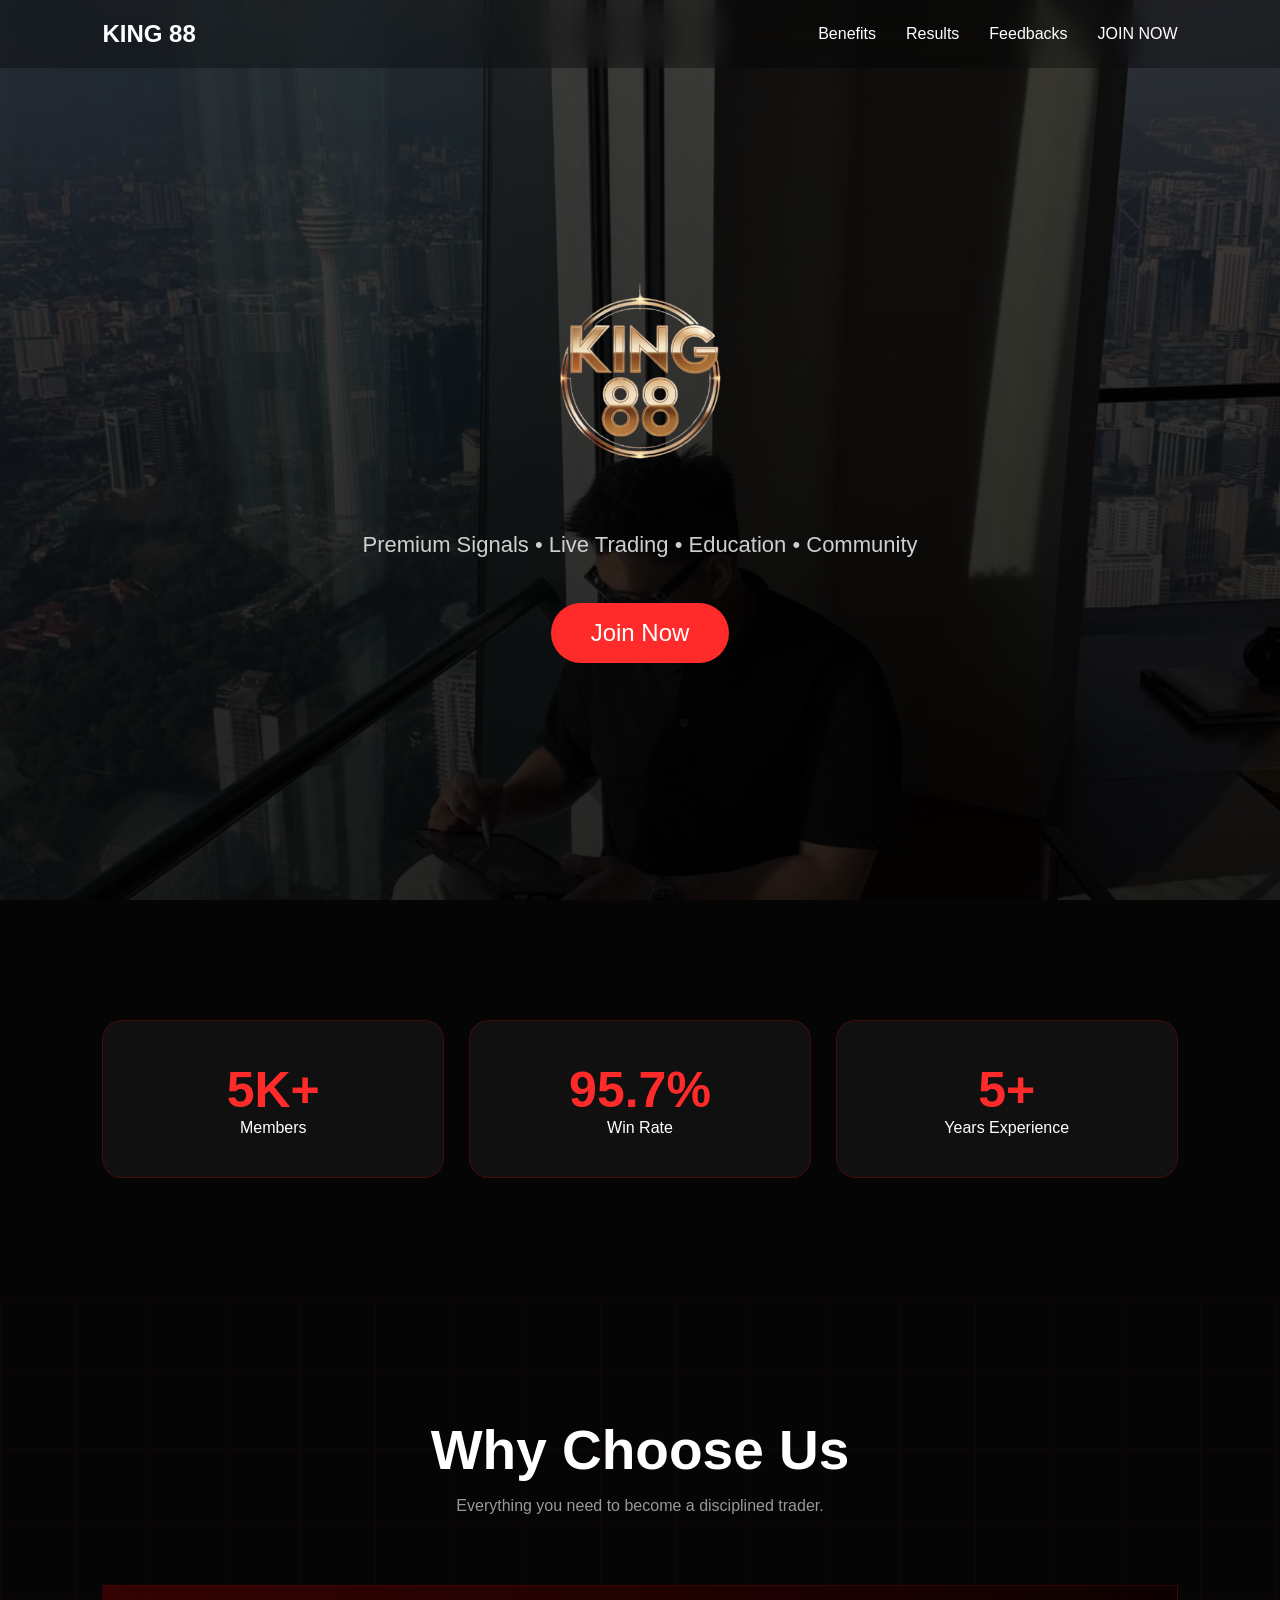
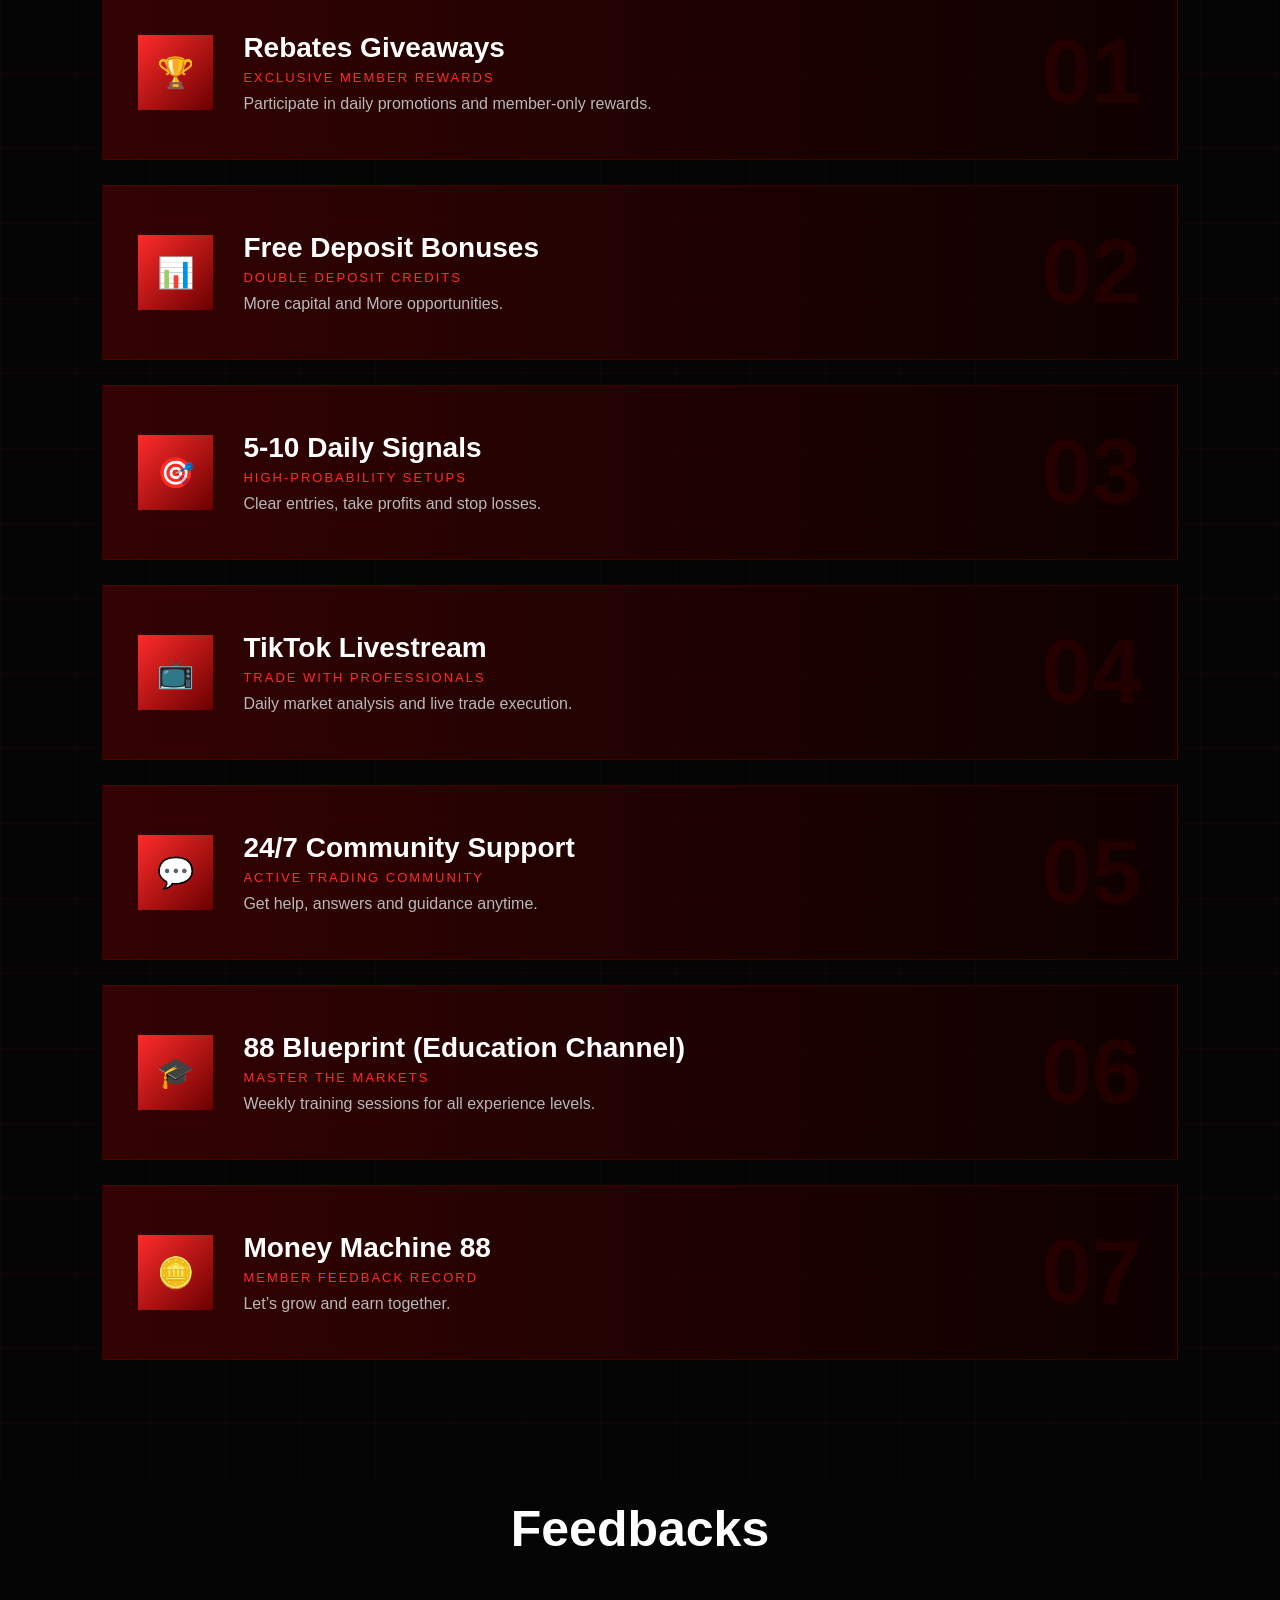
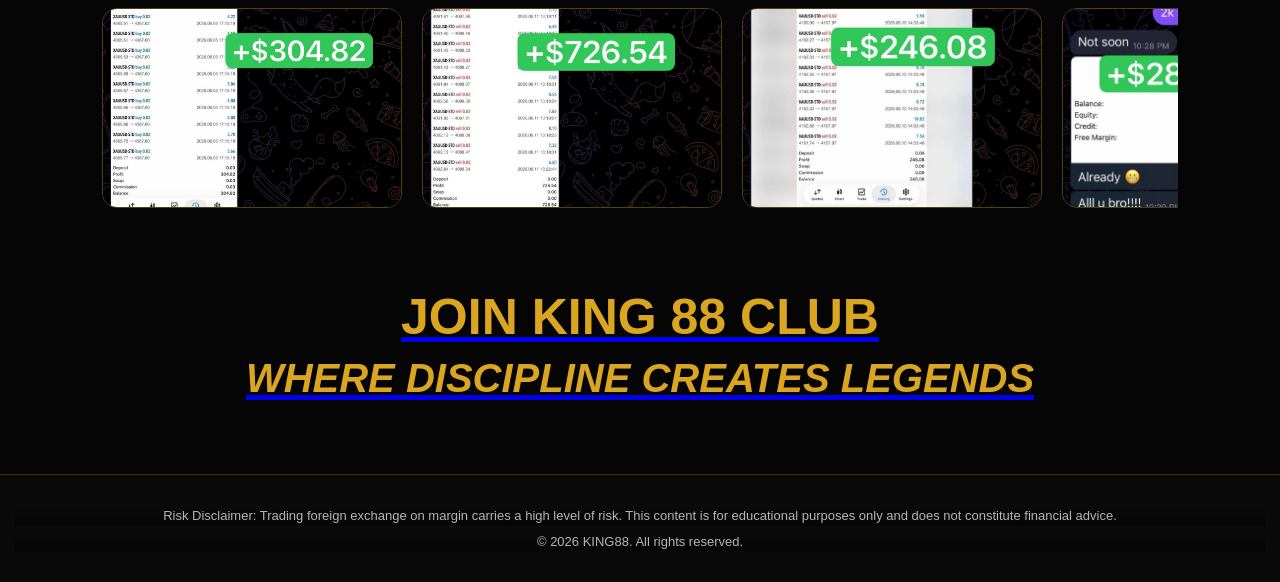
<file: index.html>
<!DOCTYPE html>
<html lang="en">
<head>
<meta charset="UTF-8">
<meta name="viewport" content="width=device-width, initial-scale=1.0">

<title>KING 88</title>

<link rel="stylesheet" href="main.css">
</head>
<body>

<!-- NAVBAR -->

<nav>
    <div class="logo">
        <a href="https://t.me/king88fx">KING 88</a>
    </div>

    <ul>
        <li><a href="#about">Benefits</a></li>
        <li><a href="#stats">Results</a></li>
        <li><a href="#feedbacks">Feedbacks</a></li>
        <li><a href="https://t.me/king88fx">JOIN NOW</a></li>
    </ul>
</nav>

<!-- HERO -->

<section class="hero">

    <div class="hero-content">

        <div>
            <img id="LogoPic" src="logo.png">
        </div>

        <p>
            Premium Signals • Live Trading • Education • Community
        </p>

        <div class="buttons">
            <a href="https://t.me/king88fx" class="btn primary">Join Now</a>
        </div>

    </div>

</section>

<!-- STATS -->

<section id="stats" class="stats">

    <div class="card reveal">
        <h2>5K+</h2>
        <p>Members</p>
    </div>

    <div class="card reveal">
        <h2>95.7%</h2>
        <p>Win Rate</p>
    </div>

    <div class="card reveal">
        <h2>5+</h2>
        <p>Years Experience</p>
    </div>

</section>

<!-- WHY CHOOSE US -->

<section id="about" class="features-section">

    <div class="section-title reveal">
        <h2>Why Choose Us</h2>

        <p>
            Everything you need to become a disciplined trader.
        </p>
    </div>

    <div class="features-grid">

        <div class="feature-card reveal">
            <div class="feature-icon">🏆</div>

            <div class="feature-content">
                <h3>Rebates Giveaways</h3>

                <span>EXCLUSIVE MEMBER REWARDS</span>

                <p>
                    Participate in daily promotions and member-only rewards.
                </p>
            </div>

            <div class="feature-number">01</div>
        </div>

        <div class="feature-card reveal">
            <div class="feature-icon">📊</div>

            <div class="feature-content">
                <h3>Free Deposit Bonuses</h3>

                <span>DOUBLE DEPOSIT CREDITS</span>

                <p>
                    More capital and More opportunities.
                </p>
            </div>

            <div class="feature-number">02</div>
        </div>

        <div class="feature-card reveal">
            <div class="feature-icon">🎯</div>

            <div class="feature-content">
                <h3>5-10 Daily Signals</h3>

                <span>HIGH-PROBABILITY SETUPS</span>

                <p>
                    Clear entries, take profits and stop losses.
                </p>
            </div>

            <div class="feature-number">03</div>
        </div>

        <div class="feature-card reveal">
            <div class="feature-icon">📺</div>

            <div class="feature-content">
                <h3>TikTok Livestream</h3>

                <span>TRADE WITH PROFESSIONALS</span>

                <p>
                    Daily market analysis and live trade execution.
                </p>
            </div>

            <div class="feature-number">04</div>
        </div>

        <div class="feature-card reveal">
            <div class="feature-icon">💬</div>

            <div class="feature-content">
                <h3>24/7 Community Support</h3>

                <span>ACTIVE TRADING COMMUNITY</span>

                <p>
                    Get help, answers and guidance anytime.
                </p>
            </div>

            <div class="feature-number">05</div>
        </div>

        <div class="feature-card reveal">
            <div class="feature-icon">🎓</div>

            <div class="feature-content">
                <h3>88 Blueprint (Education Channel)</h3>

                <span>MASTER THE MARKETS</span>

                <p>
                    Weekly training sessions for all experience levels.
                </p>
            </div>

            <div class="feature-number">06</div>
        </div>

        <div class="feature-card reveal">
            <div class="feature-icon">🪙</div>

            <div class="feature-content">
                <h3>Money Machine 88</h3>

                <span>MEMBER FEEDBACK RECORD</span>

                <p>
                    Let’s grow and earn together.
                </p>
            </div>

            <div class="feature-number">07</div>
        </div>

    </div>

</section>

<!-- FEEDBACKS -->

<section id="feedbacks" class="feedback">

    <h2 class="reveal">Feedbacks</h2>

    <div class="feedback-grid">
        <div class="slider-wrapper">
            <div class="slider-track">

                <!-- 11 images -->
                <img src="photo1.jpeg" alt="" onclick="openModal(this)">
                <img src="photo2.jpeg" alt="" onclick="openModal(this)">
                <img src="photo3.jpeg" alt="" onclick="openModal(this)">
                <img src="photo4.jpeg" alt="" onclick="openModal(this)">
                <img src="photo5.jpeg" alt="" onclick="openModal(this)">
                <img src="photo6.jpeg" alt="" onclick="openModal(this)">
                <img src="photo7.jpeg" alt="" onclick="openModal(this)">
                <img src="photo8.jpeg" alt="" onclick="openModal(this)">
                <img src="photo9.jpeg" alt="" onclick="openModal(this)">
                <img src="photo10.jpeg" alt="" onclick="openModal(this)">
                <img src="photo11.jpeg" alt="" onclick="openModal(this)">

            </div>
        </div>
    </div>

    <a href="https://t.me/king88fx">
        <h2 class="reveal" style="color: goldenrod; margin-top: 5rem;">JOIN KING 88 CLUB
            <div>
                <i style="font-size: 40px;">WHERE DISCIPLINE CREATES LEGENDS</i>
            </div>
        </h2>
    </a>
</section>

<div id="imgModal" class="img-modal">
  <span class="close-btn" onclick="closeModal()">&times;</span>
  <img id="modalImg" class="modal-content">
</div>

<script src="main.js"></script>

</body>
<footer class="site-footer">
  <p>
    Risk Disclaimer: Trading foreign exchange on margin carries a high level of risk.
    This content is for educational purposes only and does not constitute financial advice.
  </p>

  <p>
    © 2026 KING88. All rights reserved.
  </p>
</footer>
</html>
</file>
<file: main.css>
*{
    margin:0;
    padding:0;
    box-sizing:border-box;
    font-family:Arial,sans-serif;
}

html{
    scroll-behavior:smooth;
}

body{
    background:#050505;
    color:white;
    overflow-x:hidden;
}

/* NAVBAR */

nav{
    position:fixed;
    top:0;
    left:0;
    width:100%;
    z-index:999;

    display:flex;
    justify-content:space-between;
    align-items:center;

    padding:20px 8%;

    backdrop-filter:blur(15px);
    background:rgba(0,0,0,.3);
}

.logo{
    font-size:24px;
    font-weight:700;
}

nav ul{
    display:flex;
    gap:30px;
    list-style:none;
}

nav a{
    color:white;
    text-decoration:none;
    transition:.3s;
}

nav a:hover{
    color:#ff2b2b;
}

/* HERO */

.hero{
    height:100vh;

    background:
    linear-gradient(
        rgba(0,0,0,.75),
        rgba(0,0,0,.85)
    ),
    url("bg.jpeg");

    background-size:cover;
    background-position:center;

    display:flex;
    justify-content:center;
    align-items:center;
    text-align:center;
}

.hero-content{
    max-width:800px;
}

.hero h1{
    font-size:72px;
    margin-bottom:20px;
}

.hero p{
    font-size:22px;
    color:#cfcfcf;
}

.buttons{
    margin-top:35px;
}

.btn{
    text-decoration:none;
    padding:16px 40px;
    border-radius:50px;
    display:inline-block;
    margin:10px;
    transition:.4s;
}

.primary{
    background:#ff2b2b;
    color:white;
    font-size: 1.5rem;
}

.primary:hover{
    transform:translateY(-5px);
}

.secondary{
    border:1px solid white;
    color:white;
}

.secondary:hover{
    background:white;
    color:black;
}

/* STATS */

.stats{
    padding:120px 8%;
    display:grid;
    grid-template-columns:repeat(auto-fit,minmax(250px,1fr));
    gap:25px;
}

.card{
    padding:40px;
    text-align:center;

    background:#101010;

    border:1px solid rgba(255,0,0,.2);
    border-radius:20px;
}

.card h2{
    font-size:50px;
    color:#ff2b2b;
}

/* FEATURES */

.features-section{
    position:relative;
    padding:120px 8%;
}

.feature-card{
    /* width: 50rem; */
    width:100%;
}

.features-section::before{
    content:"";
    position:absolute;
    inset:0;

    background:
        linear-gradient(rgba(255,0,0,.05) 1px, transparent 1px),
        linear-gradient(90deg, rgba(255,0,0,.05) 1px, transparent 1px);

    background-size:75px 75px;

    pointer-events:none;
}

.section-title{
    text-align:center;
    margin-bottom:70px;
}

.section-title h2{
    font-size:55px;
}

.section-title p{
    margin-top:15px;
    color:#999;
}

.features-grid{
    display:flex;
    flex-direction:column;
    gap:25px;
    align-items: center;
}

.feature-card{
    position:relative;

    display:flex;
    align-items:center;
    gap:30px;

    padding:35px;

    background:
    linear-gradient(
        90deg,
        rgba(90,0,0,.55),
        rgba(15,0,0,.85)
    );

    border:1px solid rgba(255,0,0,.15);

    transition:.4s;
    cursor:pointer;
}

.feature-card:hover{
    transform:translateY(-10px);

    border-color:#ff2b2b;

    box-shadow:
    0 15px 40px rgba(255,0,0,.25);
}

.feature-icon{
    width:75px;
    height:75px;

    display:flex;
    justify-content:center;
    align-items:center;

    font-size:30px;

    background:
    linear-gradient(
        135deg,
        #ff2b2b,
        #6b0000
    );

    transition:.4s;
}

.feature-card:hover .feature-icon{
    transform:scale(1.15);
}

.feature-content{
    flex:1;
}

.feature-content h3{
    font-size:28px;
}

.feature-content span{
    display:block;
    margin-top:6px;

    color:#ff2b2b;
    letter-spacing:2px;
    font-size:13px;
}

.feature-content p{
    margin-top:10px;
    color:#b8b8b8;
}

.feature-number{
    font-size:90px;
    font-weight:900;

    color:rgba(255,0,0,.08);

    transition:.4s;
}

.feature-card:hover .feature-number{
    color:rgba(255,0,0,.25);
}

/* FEEDBACKS */

.feedback{
    padding:20px 8%;
    text-align:center;
}

.feedback h2{
    text-align:center;
    font-size:50px;
    margin-bottom:50px;
}

/* viewport */
.slider-wrapper{
    overflow:hidden;
    width:100%;
    position:relative;
}

/* moving track */
.slider-track{
    display:flex;
    gap:20px;
    width:max-content;
    animation:scroll 25s linear infinite;
}

/* images */
.slider-track img{
    width:300px;
    height:200px;
    object-fit:cover;
    border-radius:15px;
    border:1px solid rgba(255,204,51,.3);
    transition:.3s;
}

.slider-track img:hover{
    transform:scale(1.05);
}

/* animation left → right loop */
@keyframes scroll{
    0%{
        transform:translateX(0);
    }
    100%{
        transform:translateX(-50%);
    }
}

/* modal overlay */
.img-modal {
  display: none;
  position: fixed;
  inset: 0;
  background: rgba(0,0,0,0.85);
  justify-content: center;
  align-items: center;
  z-index: 9999;
}

/* enlarged image */
.modal-content {
  max-width: 90%;
  max-height: 90%;
  border-radius: 12px;
  animation: zoomIn 0.2s ease;
}

/* close button */
.close-btn {
  position: absolute;
  top: 20px;
  right: 30px;
  font-size: 40px;
  color: white;
  cursor: pointer;
}

/* animation */
@keyframes zoomIn {
  from { transform: scale(0.7); opacity: 0; }
  to { transform: scale(1); opacity: 1; }
}

/* SCROLL ANIMATION */

.reveal{
    opacity:0;
    transform:translateY(50px);
    transition:all .8s ease;
}

.reveal.active{
    opacity:1;
    transform:translateY(0);
}

/* MOBILE */

@media(max-width:768px){

    nav ul{
        display:none;
    }

    .hero h1{
        font-size:45px;
    }

    .feature-card{
        flex-direction:column;
        text-align:center;
        width:100%;
        max-width:100%;
        padding:25px;
    }

    .feature-number{
        font-size:60px;
    }

}

#LogoPic{
    /* width: 300px; */
    width:min(300px,80vw);
}

.site-footer {
  padding: 25px 15px;
  text-align: center;
  font-size: 13px;
  color: rgba(255, 255, 255, 0.7);
  background: #0a0a0a;
  border-top: 1px solid rgba(255, 204, 51, 0.2);
}

.site-footer p {
  margin: 6px 0;
  line-height: 1.5;
  background: linear-gradient(180deg, #0a0a0a, #050505);
}
</file>
